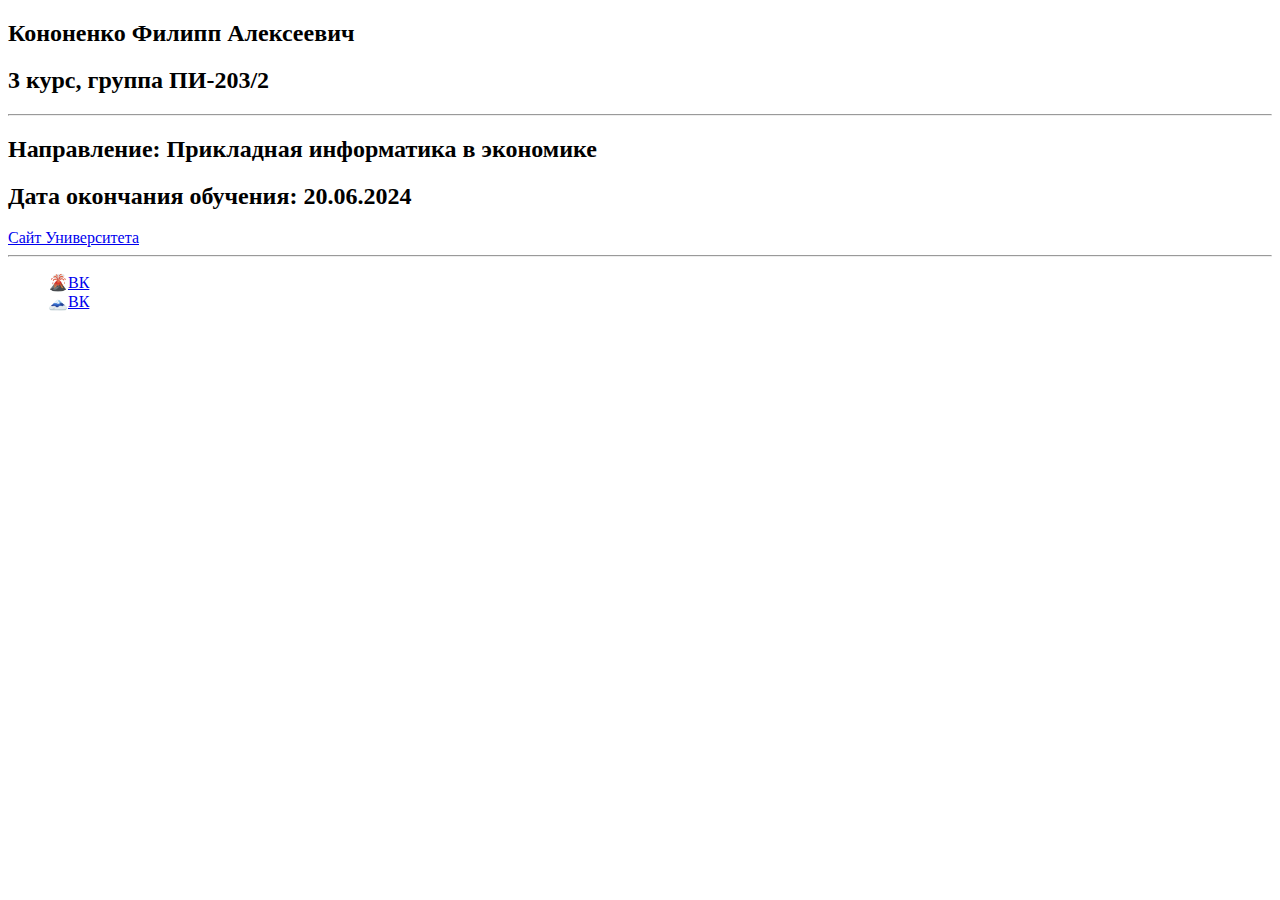
<file: lab1/Index.html>
<!DOCTYPE html>
<html lang="en">
<head>
   <meta charset="UTF-8">
   <meta http-equiv="X-UA-Compatible" content="IE=edge">
   <meta name="viewport" content="width=device-width, initial-scale=1.0">
   <title>home page</title>
</head>
<body>
   <h2>Кононенко Филипп Алексеевич</h2>
   <h2>3 курс, группа ПИ-203/2</h2>
   <hr>
   <h2>Направление: Прикладная информатика в экономике</h2>
   <h2>Дата окончания обучения: 20.06.2024</h2>
   <a href="https://kemsu.ru/">Сайт Университета</a>
   <hr>
   <ul style="list-style: none;">
      <li> 
         <span>&#127755;</span><a href="https://vk.com/insuhinata">ВК</a>
      </li>
      <li> 
         <span>&#128507;</span><a href="https://vk.com/insuhinata">ВК</a>
      </li>
    </ul>
</body>
</html>
</file>
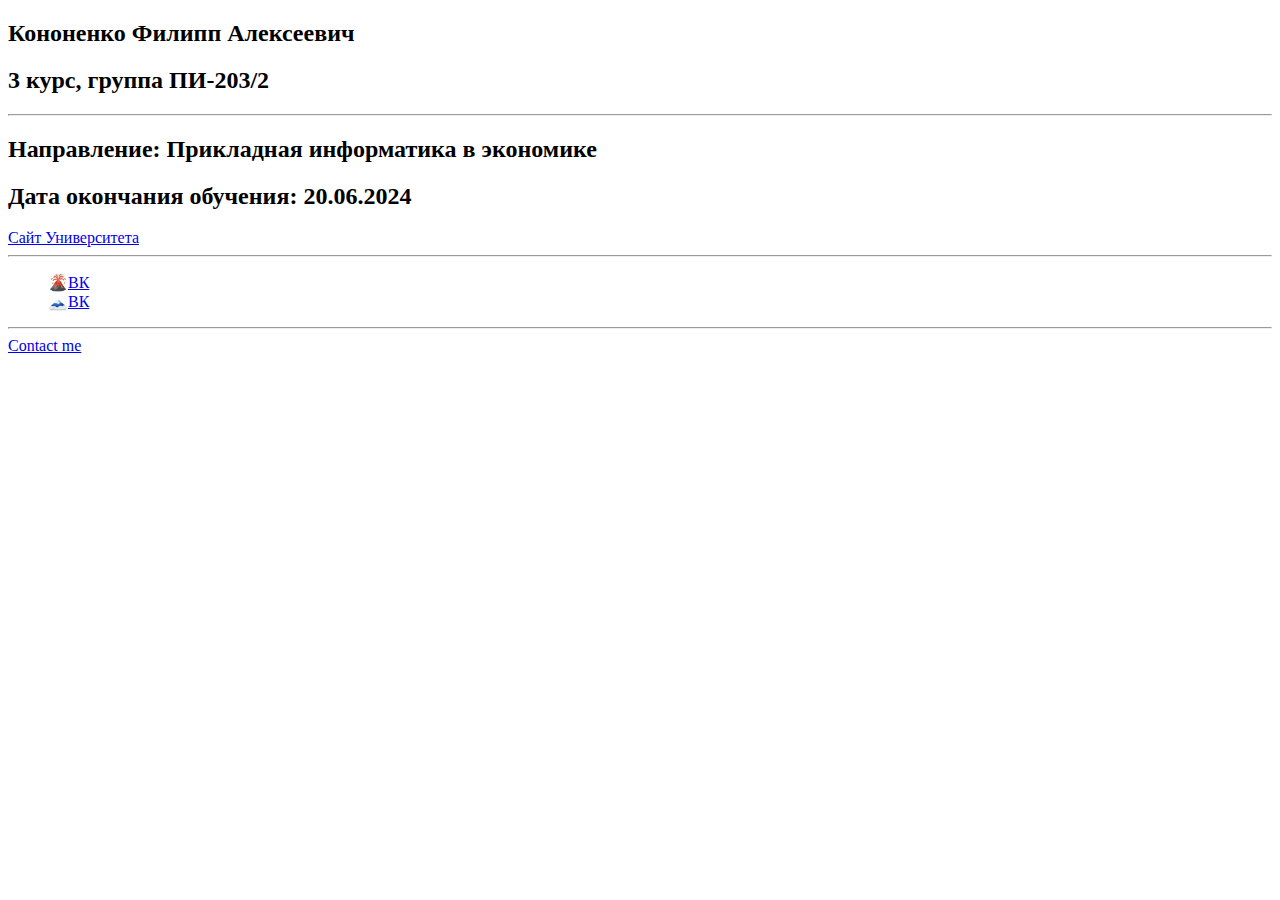
<file: lab2/Index.html>
<!DOCTYPE html>
<html lang="en">
<head>
   <meta charset="UTF-8">
   <meta http-equiv="X-UA-Compatible" content="IE=edge">
   <meta name="viewport" content="width=device-width, initial-scale=1.0">
   <title>home page</title>
</head>
<body>
   <h2>Кононенко Филипп Алексеевич</h2>
   <h2>3 курс, группа ПИ-203/2</h2>
   <hr>
   <h2>Направление: Прикладная информатика в экономике</h2>
   <h2>Дата окончания обучения: 20.06.2024</h2>
   <a href="https://kemsu.ru/">Сайт Университета</a>
   <hr>
   <ul style="list-style: none;">
      <li> 
         <span>&#127755;</span><a href="https://vk.com/insuhinata">ВК</a>
      </li>
      <li> 
         <span>&#128507;</span><a href="https://vk.com/insuhinata">ВК</a>
      </li>
    </ul>
    <hr>
<a href="contact_me.html">Contact me</a>
</body>
</html>
</file>
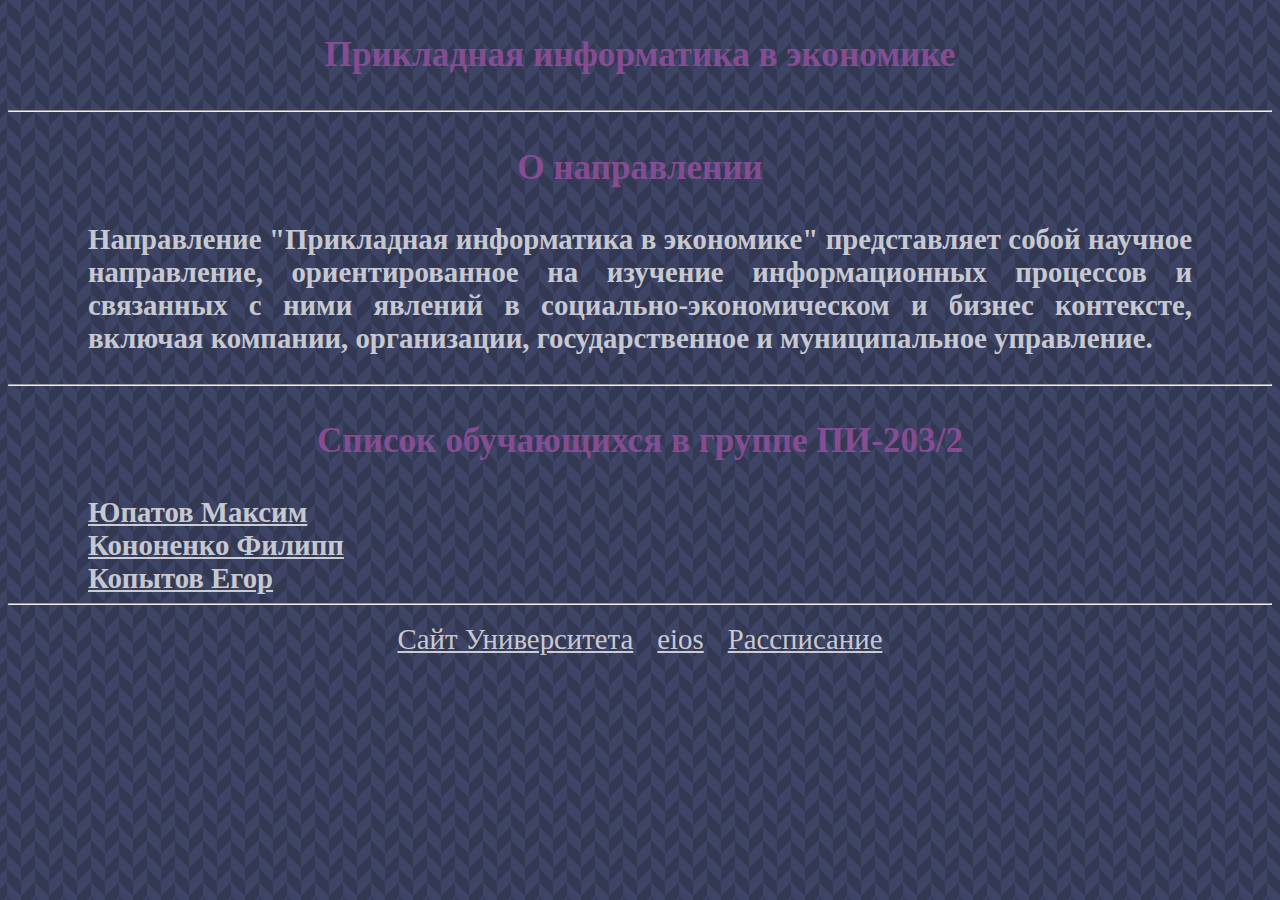
<file: lab3/index.html>
<!DOCTYPE html>
<html lang="en">
<head>
   <meta charset="UTF-8">
   <meta http-equiv="X-UA-Compatible" content="IE=edge">
   <meta name="viewport" content="width=device-width, initial-scale=1.0">
   <link rel="stylesheet" href="style.css">
   <title>ПИ-203/2</title>
</head>
<body>

   <p class="text1"> Прикладная информатика в экономике</p>
   <hr>
   <p class="text1"> О направлении</p>
   <p class="text3">Направление "Прикладная информатика в экономике" представляет собой научное направление, 
   ориентированное на изучение информационных процессов и связанных с ними явлений 
   в социально-экономическом и бизнес контексте, включая компании, организации, 
   государственное и муниципальное управление.</p>
   <hr>
   <p class="text1"> Список обучающихся в группе ПИ-203/2</p>

         <a href="https://vk.com/id270705872" class="text3">Юпатов Максим</a><br>
         <a href="https://vk.com/insuhinata" class="text3">Кононенко Филипп</a><br>
         <a href="https://vk.com/id153730424" class="text3">Копытов Егор</a><br>
<hr>
<div style="text-align:center">
<a href="https://kemsu.ru/" class="text2"> Сайт Университета</a>
<a href="https://eios.kemsu.ru/a/eios" class="text2"> eios</a>
<a href="https://kemsu.ru/upload/education/schedule/ic/och/IC_3c_pmi-202,pi-202,203_2.pdf" class="text2"> Рассписание</a>
</div>
</body>
</html>
</file>
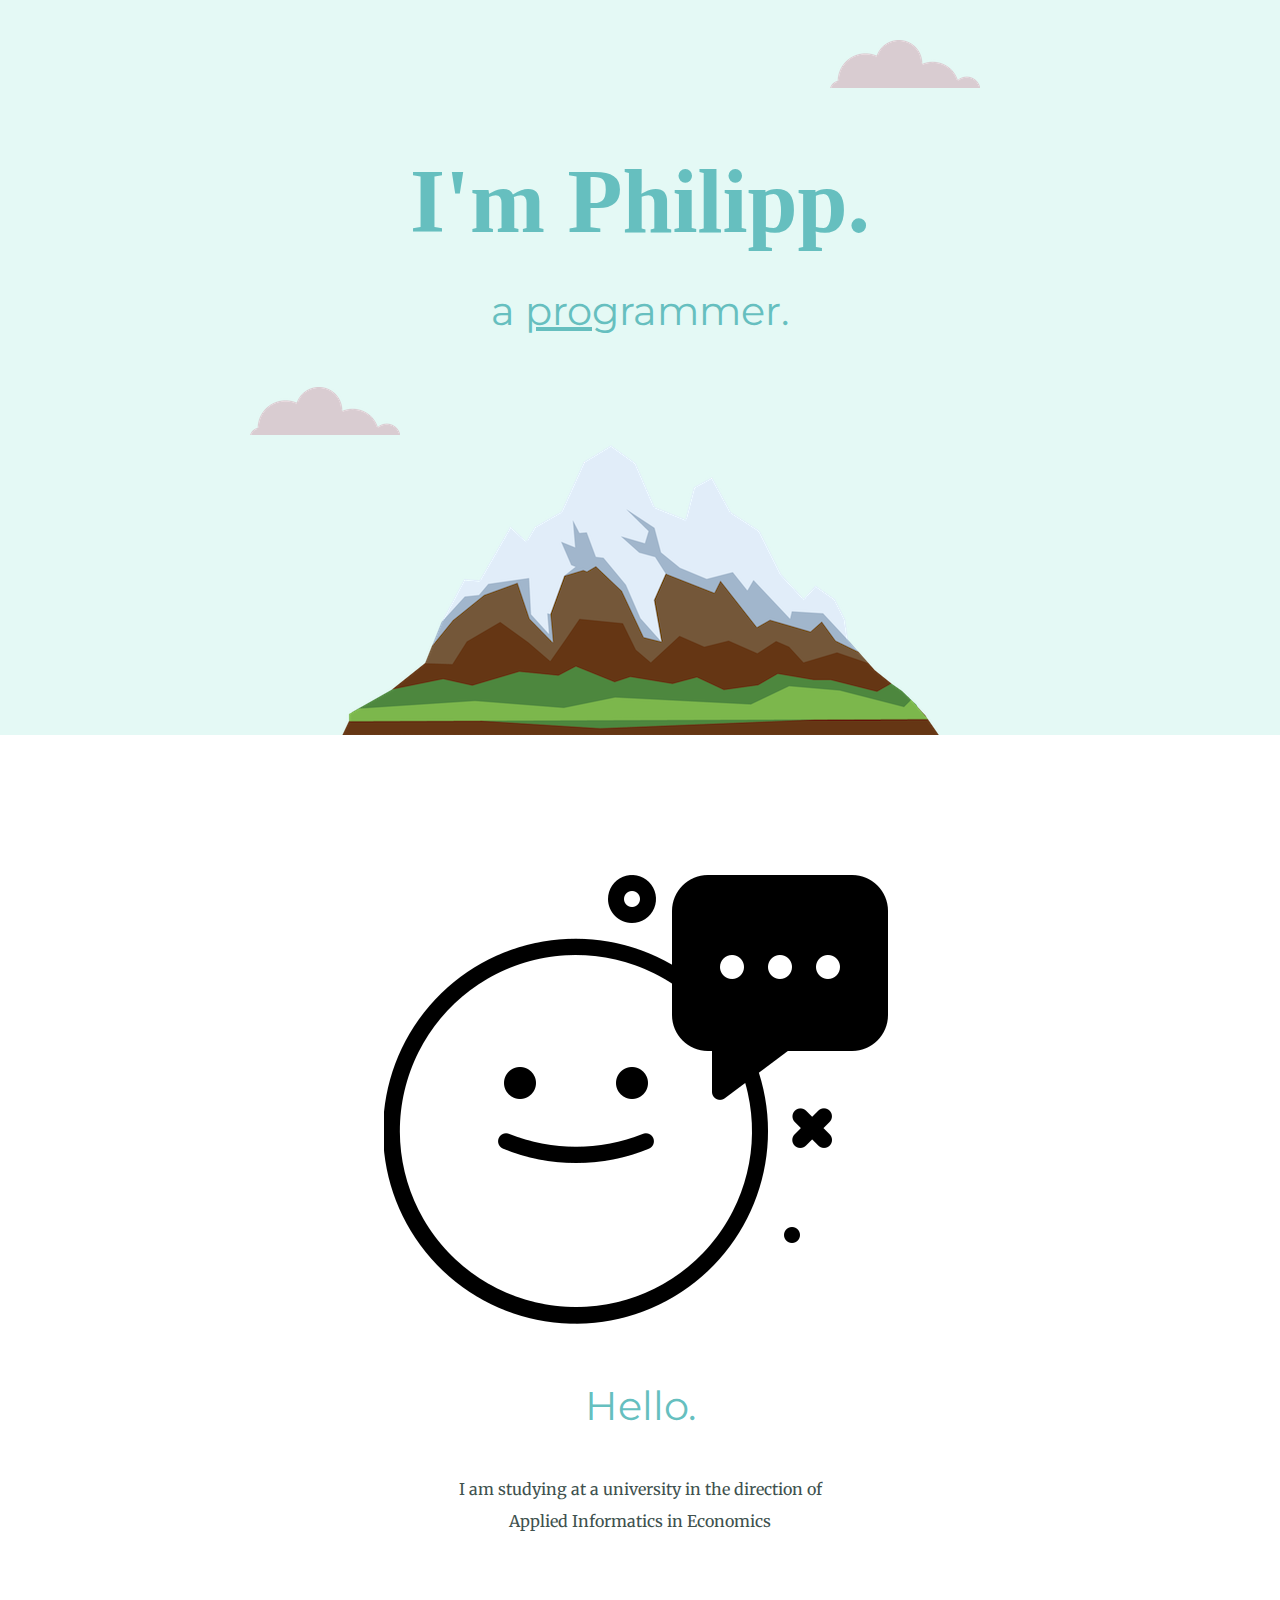
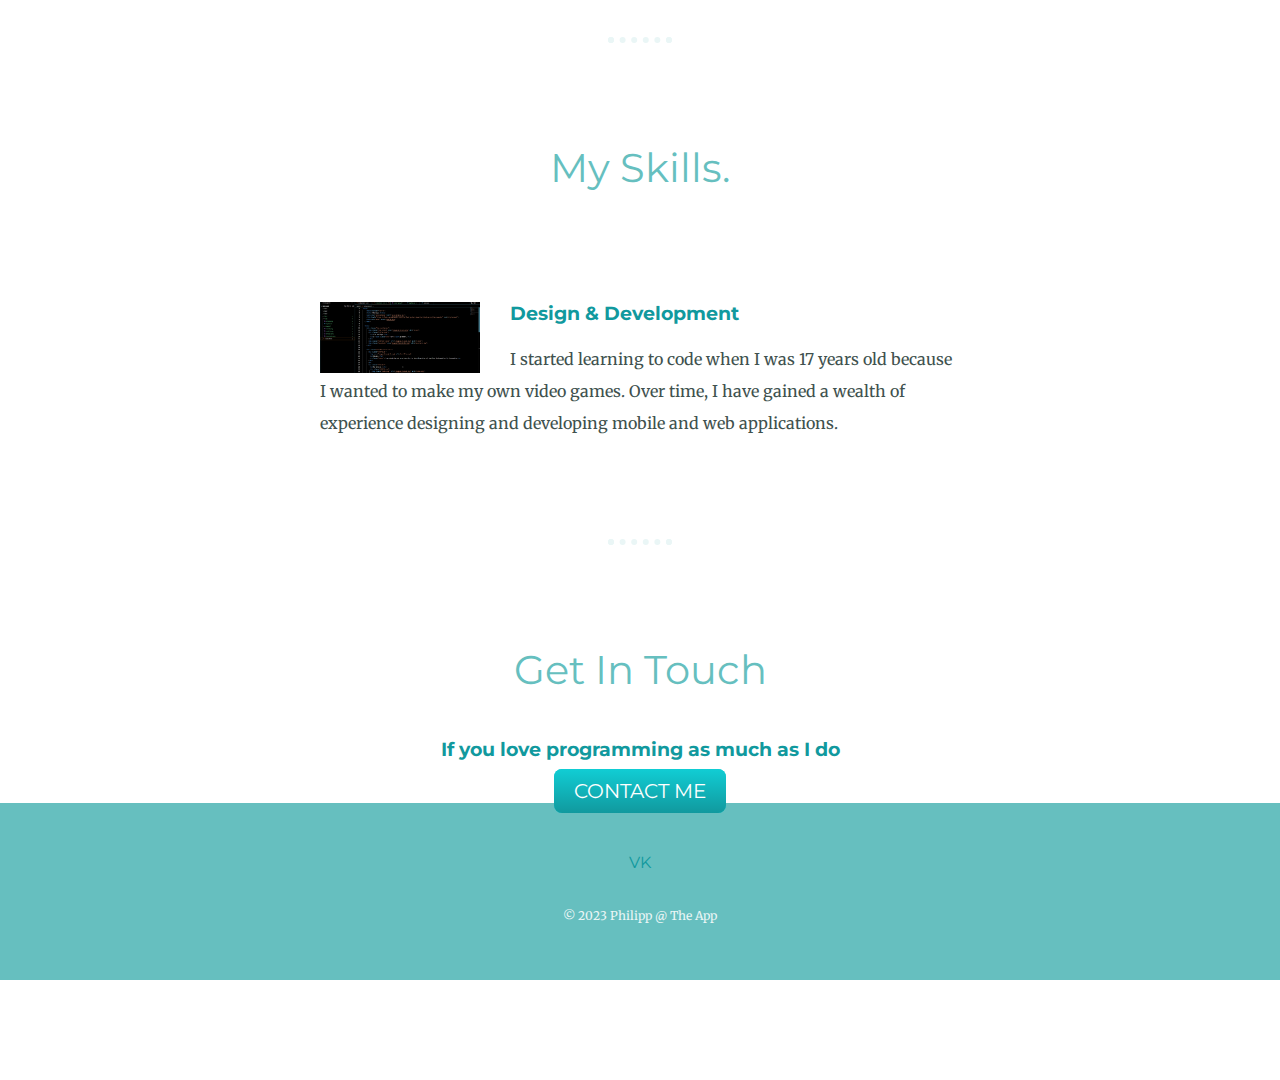
<file: lab4/index.html>
<head>
    <meta charset="utf-8">
    <title>Philipp</title>
    <link rel="stylesheet" href="css/styles.css">
    <link href="https://fonts.googleapis.com/css?family=Merriweather|Montserrat|Sacramento" rel="stylesheet">
    <link rel="icon" href="emoji.png">
  </head>
  
  <body>
    <div class="top-container">
      <img class="top-cloud" src="images2/cloud.png" alt="cloud">
      <div class="title-text">
        <h1>I'm Philipp.</h1>
        <h2>a <span class="pro">pro</span>grammer.</h2>
      </div>
      <img class="bottom-cloud" src="images2/cloud.png" alt="cloud">
      <img class="mountain" src="images2/mountain.png" alt="mountain-img">
    </div>
  
    <div class="middle-container">
      <div class="profile">
        <img src="images2/emoji2.png" alt="profile-png">
        <h2>Hello.</h2>
        <p class="intro">I am studying at a university in the direction of Applied Informatics in Economics</p>
      </div>
      <hr>
      <div class="skills">
        <h2>My Skills.</h2>
        <div class="skill-row">
          <img class="code-png" src="images2/code1.png" alt="code-png">
  
          <h3>Design & Development</h3>
          <p>I started learning to code when I was 17 years old because I wanted to make my own video games. Over time, I have gained a wealth of experience designing and developing mobile and web applications.</p>
  
        </div>
  
      <hr>
      <div class="contact-me">
        <h2>Get In Touch</h2>
        <h3>If you love programming as much as I do</h3>
        <a class="btn" href="mailto:bazzlo525@gmail.com">CONTACT ME</a>
      </div>
    </div>
  
  
    <div class="bottom-container">
      <a class="footer-link" href="https://vk.com/insuhinata">VK</a>
      <p class="copyright">© 2023 Philipp @ The App </p>
    </div>
  </body>
  
  </html>
</file>
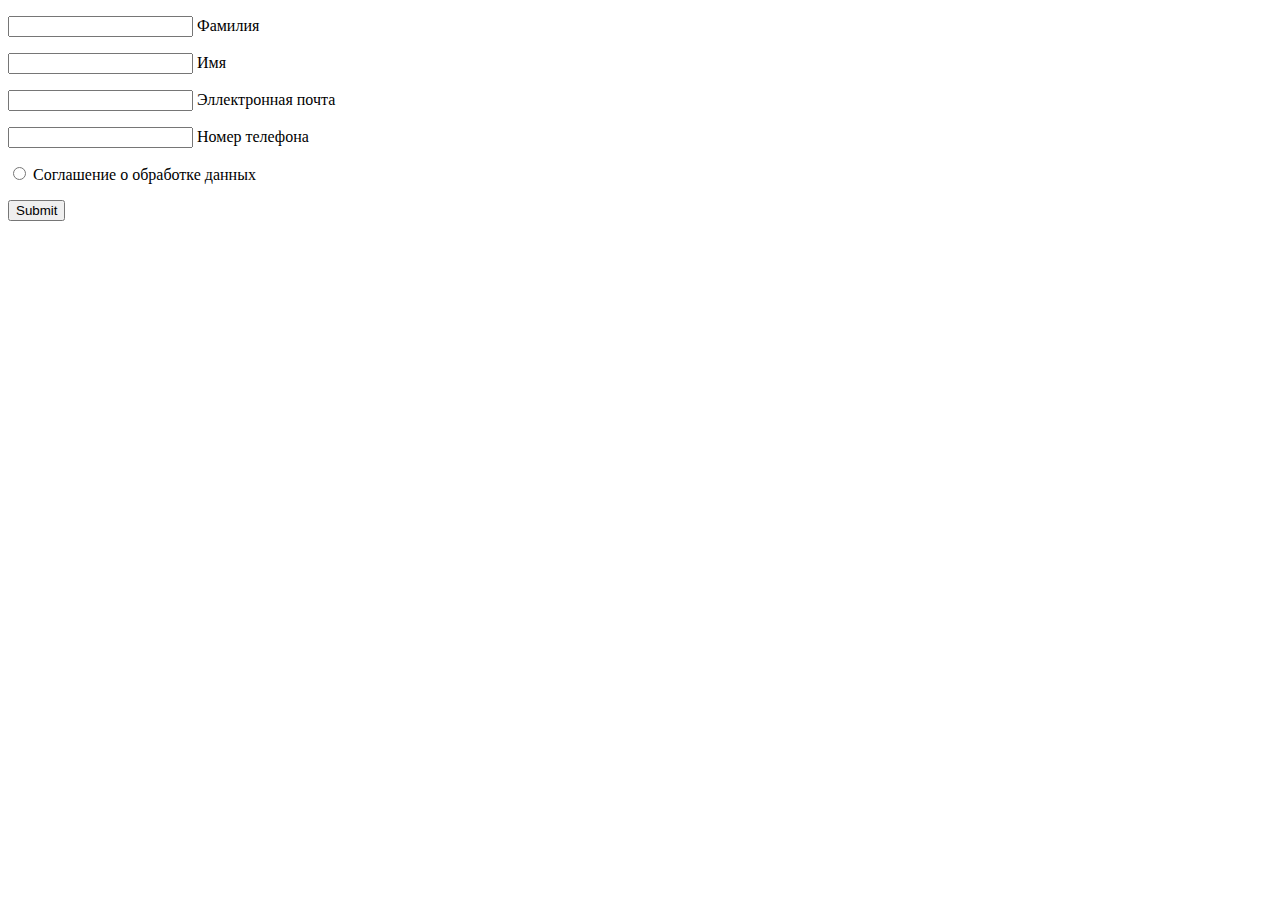
<file: lab2/contact_me.html>
<!DOCTYPE html>
<html lang="en">
<head>
   <meta charset="UTF-8">
   <meta http-equiv="X-UA-Compatible" content="IE=edge">
   <meta name="viewport" content="width=device-width, initial-scale=1.0">
   <title>Contact_me</title>
</head>
<body>


    <form> 

        <p><input type="text"> Фамилия</p>
        <p><input type="text"> Имя</p>
        <p><input type="text"> Эллектронная почта</p>
        <p><input type="text"> Номер телефона</p>
        <p><input type="radio"> Соглашение о обработке данных</p>
        <p><input type="submit"></p>

    </form>

</body>
</html>
</file>
<file: lab3/style.css>
body{
    background: url(8.png);
}

.text1 {
    text-align: center;
    color: #934f9dd8;
    font-size:220%;
    font-weight:bold;
}

.text2 {
    color: #ffffffbc;
    font-size:180%;
    text-align:justify;
    display:inline-block;
    padding:10px;
}

.text3 {
    color: #ffffffbc;
    font-size:180%;
    font-weight:bold;
    margin-left: 80px;
    margin-right: 80px;
    text-align:justify;

 }
</file>
<file: lab4/css/styles.css>
body {
    color: #40514E;
    margin: 0;
    text-align: center;
    font-family: 'Merriweather', serif;
  }
  
  h1 {
    color: #66BFBF;
    font-size: 5.625rem;
    margin: 50px auto 0 auto;
    font-family: 'Lobster', cursive;
  }
  
  h2 {
    color: #66BFBF;
    font-family: 'Montserrat', sans-serif;
    font-size: 2.5rem;
    font-weight: normal;
    padding-bottom: 10px;
  }
  
  h3 {
    color: #11999E;
    font-family: 'Montserrat', sans-serif;
  }
  
  p {
    line-height: 2;
  }
  
  hr {
    border: dotted #EAF6F6 6px;
    border-bottom: none;
    width: 4%;
    margin: 100px auto;
  }
  
  a{
    color: #11999E;
    font-family: 'Montserrat', sans-serif;
    margin: 10px 20px;
    text-decoration: none;
  }
  
  a:hover {
    color: #EAF6F6;
  }
  
  .top-container {
    background-color: #E4F9F5;
    position: relative;
    padding-top: 100px;
  }
  
  .middle-container {
    margin: 100px 0;
  }
  
  .bottom-container {
    background-color: #66BFBF;
    padding: 50px 0 20px;
  }
  
  .skill-row {
    width: 50%;
    margin: 100px auto 100px auto;
    text-align: left;
  }
  
  .pro {
    text-decoration: underline;
  }
  
  .intro {
    width: 30%;
    margin: auto;
  }
  
  .contact-message {
    width: 40%;
    margin: 40px auto 60px;
  }
  
  .copyright {
    color: #EAF6F6;
    font-size: 0.75rem;
    padding: 20px 0;
  }
  
  .top-cloud {
    position: absolute;
    right: 300px;
    top: 40px;
  }
  
  .bottom-cloud {
    position: absolute;
    left: 250px;
    bottom: 300px;
  }
  
  .code-png {
    width: 25%;
    float: left;
    margin-right: 30px;
  }
  
  .btn {
    background: #11cdd4;
    background-image: -webkit-linear-gradient(top, #11cdd4, #11999e);
    background-image: -moz-linear-gradient(top, #11cdd4, #11999e);
    background-image: -ms-linear-gradient(top, #11cdd4, #11999e);
    background-image: -o-linear-gradient(top, #11cdd4, #11999e);
    background-image: linear-gradient(to bottom, #11cdd4, #11999e);
    -webkit-border-radius: 8;
    -moz-border-radius: 8;
    border-radius: 8px;
    font-family: 'Montserrat', sans-serif;
    color: #ffffff;
    font-size: 20px;
    padding: 10px 20px 10px 20px;
    text-decoration: none;
  }
  
  .btn:hover {
    background: #30e3cb;
    background-image: -webkit-linear-gradient(top, #30e3cb, #2bc4ad);
    background-image: -moz-linear-gradient(top, #30e3cb, #2bc4ad);
    background-image: -ms-linear-gradient(top, #30e3cb, #2bc4ad);
    background-image: -o-linear-gradient(top, #30e3cb, #2bc4ad);
    background-image: linear-gradient(to bottom, #30e3cb, #2bc4ad);
    text-decoration: none;
  }
</file>
